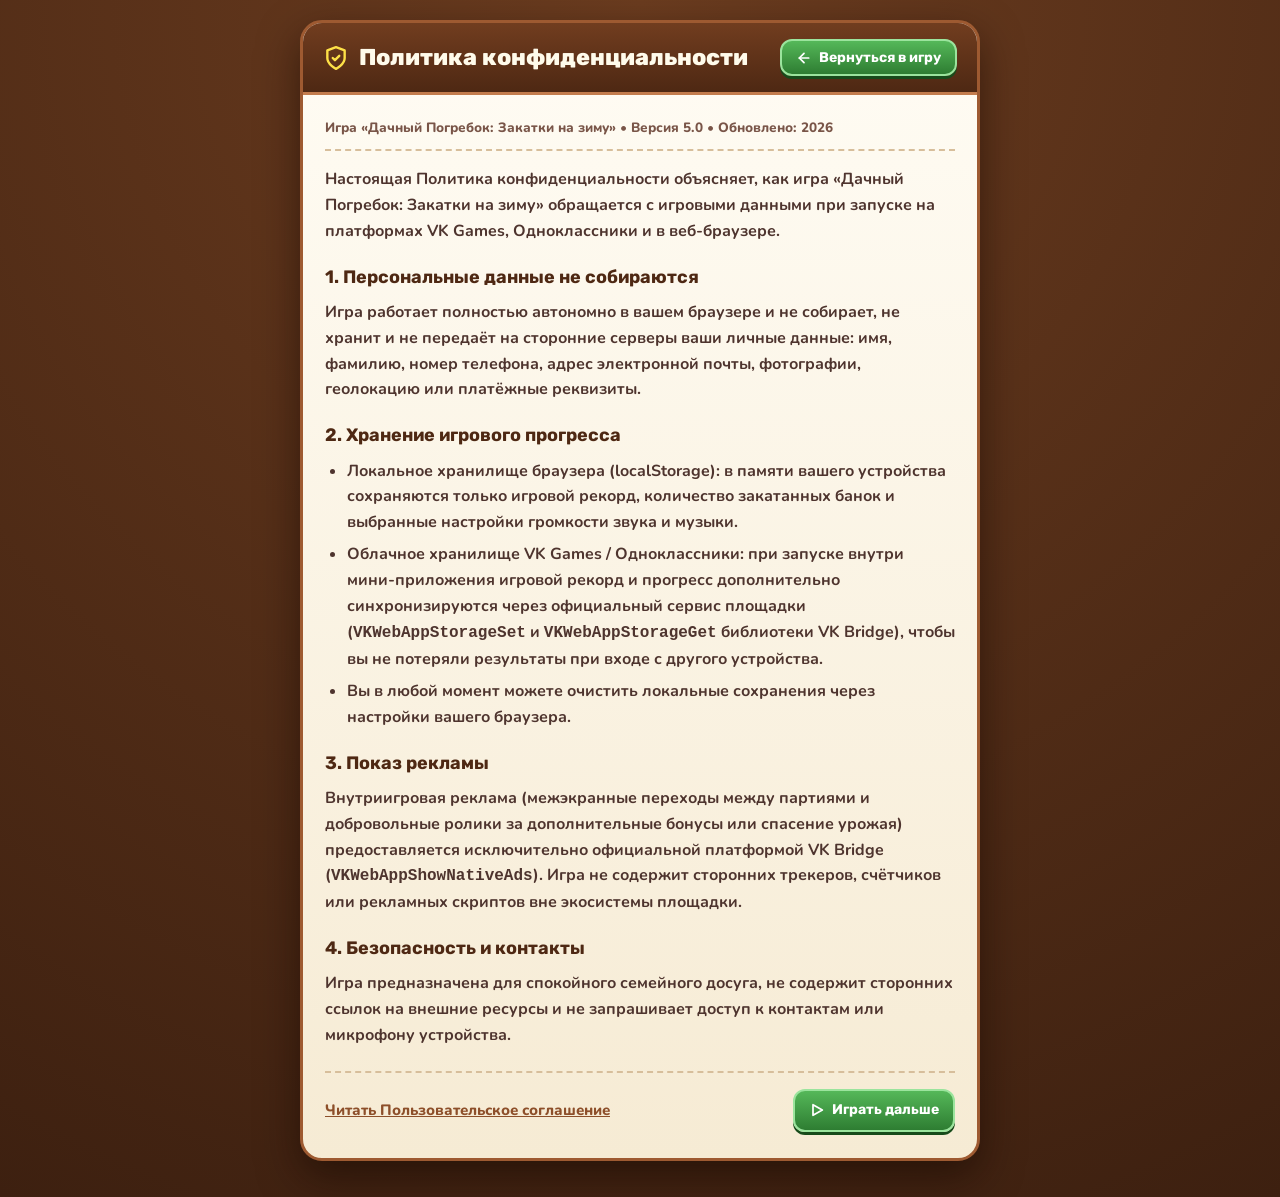
<file: privacy.html>
<!DOCTYPE html>
<html lang="ru">
<head>
    <meta charset="UTF-8">
    <meta name="viewport" content="width=device-width, initial-scale=1.0">
    <title>Политика конфиденциальности — Дачный Погребок</title>
    <link rel="icon" href="data:image/svg+xml,<svg xmlns=%22http://www.w3.org/2000/svg%22 viewBox=%220 0 64 64%22><rect x=%2216%22 y=%2216%22 width=%2232%22 height=%2240%22 rx=%228%22 fill=%22%23f59e0b%22 stroke=%22%235d3620%22 stroke-width=%224%22/><rect x=%2214%22 y=%2210%22 width=%2236%22 height=%229%22 rx=%224%22 fill=%22%23d32f2f%22 stroke=%22%235d3620%22 stroke-width=%223%22/></svg>">
    <link rel="preconnect" href="https://fonts.googleapis.com">
    <link rel="preconnect" href="https://fonts.gstatic.com" crossorigin>
    <link href="https://fonts.googleapis.com/css2?family=Nunito:wght@600;700;800&family=Rubik:wght@600;700;800&display=swap" rel="stylesheet">
    <style>
        * { box-sizing: border-box; margin: 0; padding: 0; }
        body {
            font-family: "Nunito", -apple-system, BlinkMacSystemFont, "Segoe UI", Roboto, sans-serif;
            background: radial-gradient(circle at 50% 0%, #6b3c1f 0%, #3d2010 100%);
            color: #3e2723;
            min-height: 100vh;
            padding: 20px 14px 36px;
            display: flex;
            justify-content: center;
            align-items: flex-start;
        }
        .legal-card {
            width: 100%;
            max-width: 680px;
            background: linear-gradient(180deg, #fffcf4 0%, #f6ebd4 100%);
            border: 3px solid #9e5a31;
            border-radius: 22px;
            box-shadow: 0 16px 40px rgba(20, 8, 2, 0.55);
            overflow: hidden;
        }
        .legal-header {
            background: linear-gradient(180deg, #713d1f 0%, #4e2813 100%);
            border-bottom: 3px solid #c37c4d;
            padding: 16px 20px;
            color: #fffbeb;
            display: flex;
            flex-wrap: wrap;
            align-items: center;
            justify-content: space-between;
            gap: 12px;
        }
        .legal-title-wrap {
            display: flex;
            align-items: center;
            gap: 10px;
        }
        .legal-header h1 {
            font-family: "Rubik", sans-serif;
            font-size: clamp(19px, 4.4vw, 23px);
            font-weight: 800;
            line-height: 1.25;
        }
        .back-btn {
            display: inline-flex;
            align-items: center;
            gap: 7px;
            text-decoration: none;
            background: linear-gradient(180deg, #55b859 0%, #2e7d32 100%);
            color: #ffffff;
            border: 2px solid #9be49d;
            border-radius: 12px;
            padding: 8px 14px;
            font-family: "Rubik", sans-serif;
            font-size: 14px;
            font-weight: 700;
            box-shadow: 0 3px 0 #174b1a;
        }
        .back-btn:active { transform: translateY(2px); box-shadow: none; }
        .legal-body {
            padding: 22px 22px 26px;
            font-size: 16px;
            line-height: 1.62;
        }
        .meta-line {
            font-size: 13.5px;
            font-weight: 800;
            color: #795548;
            margin-bottom: 16px;
            padding-bottom: 10px;
            border-bottom: 2px dashed #d7be9b;
        }
        h2 {
            font-family: "Rubik", sans-serif;
            font-size: 18px;
            font-weight: 700;
            color: #4e2813;
            margin: 18px 0 8px;
            display: flex;
            align-items: center;
            gap: 8px;
        }
        p { margin-bottom: 10px; font-weight: 700; color: #4e342e; }
        ul { margin: 6px 0 12px 22px; }
        li { margin-bottom: 6px; font-weight: 700; color: #4e342e; }
        .legal-nav {
            margin-top: 22px;
            padding-top: 16px;
            border-top: 2px dashed #d7be9b;
            display: flex;
            flex-wrap: wrap;
            align-items: center;
            justify-content: space-between;
            gap: 12px;
        }
        .alt-link {
            color: #8d4f2a;
            font-weight: 800;
            font-size: 15px;
            text-decoration: underline;
        }
    </style>
</head>
<body>
    <main class="legal-card">
        <header class="legal-header">
            <div class="legal-title-wrap">
                <svg width="26" height="26" viewBox="0 0 24 24" fill="none" stroke="#fde047" stroke-width="2.2" stroke-linecap="round" stroke-linejoin="round" aria-hidden="true">
                    <path d="M12 22s8-4 8-10V5l-8-3-8 3v7c0 6 8 10 8 10z"/>
                    <path d="m9 12 2 2 4-4"/>
                </svg>
                <h1>Политика конфиденциальности</h1>
            </div>
            <a href="index.html" class="back-btn" onclick="if (window.history.length > 1) { window.history.back(); return false; }">
                <svg width="16" height="16" viewBox="0 0 24 24" fill="none" stroke="currentColor" stroke-width="2.6" stroke-linecap="round" stroke-linejoin="round" aria-hidden="true"><path d="M19 12H5"/><path d="m12 19-7-7 7-7"/></svg>
                <span>Вернуться в игру</span>
            </a>
        </header>
        <div class="legal-body">
            <div class="meta-line">Игра «Дачный Погребок: Закатки на зиму» • Версия 5.0 • Обновлено: 2026</div>

            <p>Настоящая Политика конфиденциальности объясняет, как игра «Дачный Погребок: Закатки на зиму» обращается с игровыми данными при запуске на платформах VK Games, Одноклассники и в веб-браузере.</p>

            <h2>1. Персональные данные не собираются</h2>
            <p>Игра работает полностью автономно в вашем браузере и не собирает, не хранит и не передаёт на сторонние серверы ваши личные данные: имя, фамилию, номер телефона, адрес электронной почты, фотографии, геолокацию или платёжные реквизиты.</p>

            <h2>2. Хранение игрового прогресса</h2>
            <ul>
                <li><b>Локальное хранилище браузера (localStorage):</b> в памяти вашего устройства сохраняются только игровой рекорд, количество закатанных банок и выбранные настройки громкости звука и музыки.</li>
                <li><b>Облачное хранилище VK Games / Одноклассники:</b> при запуске внутри мини-приложения игровой рекорд и прогресс дополнительно синхронизируются через официальный сервис площадки (<code>VKWebAppStorageSet</code> и <code>VKWebAppStorageGet</code> библиотеки VK Bridge), чтобы вы не потеряли результаты при входе с другого устройства.</li>
                <li>Вы в любой момент можете очистить локальные сохранения через настройки вашего браузера.</li>
            </ul>

            <h2>3. Показ рекламы</h2>
            <p>Внутриигровая реклама (межэкранные переходы между партиями и добровольные ролики за дополнительные бонусы или спасение урожая) предоставляется исключительно официальной платформой VK Bridge (<code>VKWebAppShowNativeAds</code>). Игра не содержит сторонних трекеров, счётчиков или рекламных скриптов вне экосистемы площадки.</p>

            <h2>4. Безопасность и контакты</h2>
            <p>Игра предназначена для спокойного семейного досуга, не содержит сторонних ссылок на внешние ресурсы и не запрашивает доступ к контактам или микрофону устройства.</p>

            <div class="legal-nav">
                <a href="terms.html" class="alt-link">Читать Пользовательское соглашение</a>
                <a href="index.html" class="back-btn" onclick="if (window.history.length > 1) { window.history.back(); return false; }">
                    <svg width="16" height="16" viewBox="0 0 24 24" fill="none" stroke="currentColor" stroke-width="2.6" stroke-linecap="round" stroke-linejoin="round" aria-hidden="true"><polygon points="6 4 20 12 6 20 6 4"/></svg>
                    <span>Играть дальше</span>
                </a>
            </div>
        </div>
    </main>
</body>
</html>
</file>
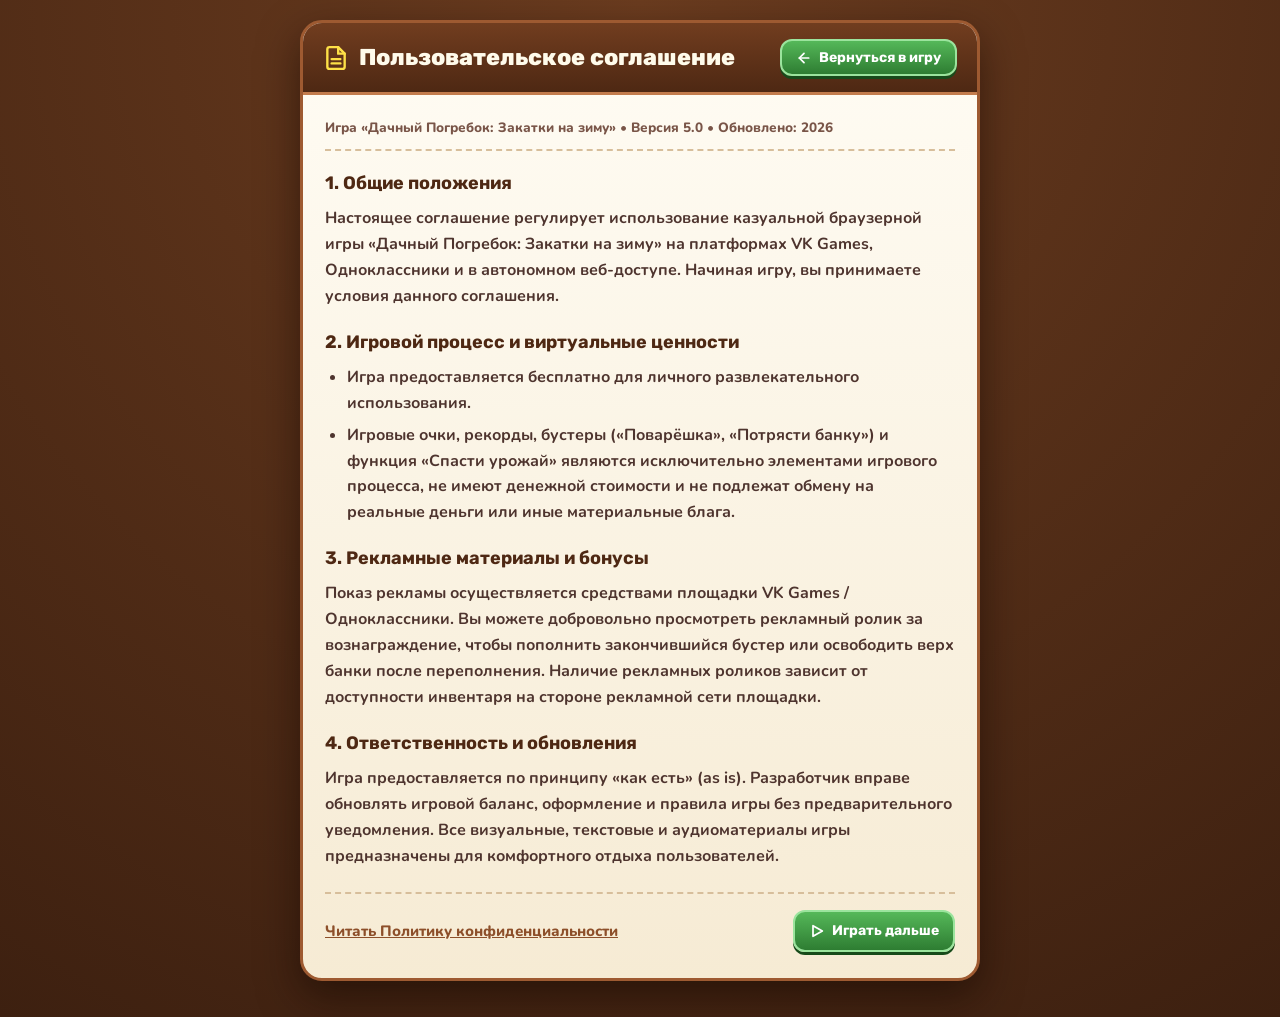
<file: terms.html>
<!DOCTYPE html>
<html lang="ru">
<head>
    <meta charset="UTF-8">
    <meta name="viewport" content="width=device-width, initial-scale=1.0">
    <title>Пользовательское соглашение — Дачный Погребок</title>
    <link rel="icon" href="data:image/svg+xml,<svg xmlns=%22http://www.w3.org/2000/svg%22 viewBox=%220 0 64 64%22><rect x=%2216%22 y=%2216%22 width=%2232%22 height=%2240%22 rx=%228%22 fill=%22%23f59e0b%22 stroke=%22%235d3620%22 stroke-width=%224%22/><rect x=%2214%22 y=%2210%22 width=%2236%22 height=%229%22 rx=%224%22 fill=%22%23d32f2f%22 stroke=%22%235d3620%22 stroke-width=%223%22/></svg>">
    <link rel="preconnect" href="https://fonts.googleapis.com">
    <link rel="preconnect" href="https://fonts.gstatic.com" crossorigin>
    <link href="https://fonts.googleapis.com/css2?family=Nunito:wght@600;700;800&family=Rubik:wght@600;700;800&display=swap" rel="stylesheet">
    <style>
        * { box-sizing: border-box; margin: 0; padding: 0; }
        body {
            font-family: "Nunito", -apple-system, BlinkMacSystemFont, "Segoe UI", Roboto, sans-serif;
            background: radial-gradient(circle at 50% 0%, #6b3c1f 0%, #3d2010 100%);
            color: #3e2723;
            min-height: 100vh;
            padding: 20px 14px 36px;
            display: flex;
            justify-content: center;
            align-items: flex-start;
        }
        .legal-card {
            width: 100%;
            max-width: 680px;
            background: linear-gradient(180deg, #fffcf4 0%, #f6ebd4 100%);
            border: 3px solid #9e5a31;
            border-radius: 22px;
            box-shadow: 0 16px 40px rgba(20, 8, 2, 0.55);
            overflow: hidden;
        }
        .legal-header {
            background: linear-gradient(180deg, #713d1f 0%, #4e2813 100%);
            border-bottom: 3px solid #c37c4d;
            padding: 16px 20px;
            color: #fffbeb;
            display: flex;
            flex-wrap: wrap;
            align-items: center;
            justify-content: space-between;
            gap: 12px;
        }
        .legal-title-wrap {
            display: flex;
            align-items: center;
            gap: 10px;
        }
        .legal-header h1 {
            font-family: "Rubik", sans-serif;
            font-size: clamp(19px, 4.4vw, 23px);
            font-weight: 800;
            line-height: 1.25;
        }
        .back-btn {
            display: inline-flex;
            align-items: center;
            gap: 7px;
            text-decoration: none;
            background: linear-gradient(180deg, #55b859 0%, #2e7d32 100%);
            color: #ffffff;
            border: 2px solid #9be49d;
            border-radius: 12px;
            padding: 8px 14px;
            font-family: "Rubik", sans-serif;
            font-size: 14px;
            font-weight: 700;
            box-shadow: 0 3px 0 #174b1a;
        }
        .back-btn:active { transform: translateY(2px); box-shadow: none; }
        .legal-body {
            padding: 22px 22px 26px;
            font-size: 16px;
            line-height: 1.62;
        }
        .meta-line {
            font-size: 13.5px;
            font-weight: 800;
            color: #795548;
            margin-bottom: 16px;
            padding-bottom: 10px;
            border-bottom: 2px dashed #d7be9b;
        }
        h2 {
            font-family: "Rubik", sans-serif;
            font-size: 18px;
            font-weight: 700;
            color: #4e2813;
            margin: 18px 0 8px;
        }
        p { margin-bottom: 10px; font-weight: 700; color: #4e342e; }
        ul { margin: 6px 0 12px 22px; }
        li { margin-bottom: 6px; font-weight: 700; color: #4e342e; }
        .legal-nav {
            margin-top: 22px;
            padding-top: 16px;
            border-top: 2px dashed #d7be9b;
            display: flex;
            flex-wrap: wrap;
            align-items: center;
            justify-content: space-between;
            gap: 12px;
        }
        .alt-link {
            color: #8d4f2a;
            font-weight: 800;
            font-size: 15px;
            text-decoration: underline;
        }
    </style>
</head>
<body>
    <main class="legal-card">
        <header class="legal-header">
            <div class="legal-title-wrap">
                <svg width="26" height="26" viewBox="0 0 24 24" fill="none" stroke="#fde047" stroke-width="2.2" stroke-linecap="round" stroke-linejoin="round" aria-hidden="true">
                    <path d="M14 2H6a2 2 0 0 0-2 2v16a2 2 0 0 0 2 2h12a2 2 0 0 0 2-2V8z"/>
                    <polyline points="14 2 14 8 20 8"/>
                    <line x1="16" y1="13" x2="8" y2="13"/>
                    <line x1="16" y1="17" x2="8" y2="17"/>
                </svg>
                <h1>Пользовательское соглашение</h1>
            </div>
            <a href="index.html" class="back-btn" onclick="if (window.history.length > 1) { window.history.back(); return false; }">
                <svg width="16" height="16" viewBox="0 0 24 24" fill="none" stroke="currentColor" stroke-width="2.6" stroke-linecap="round" stroke-linejoin="round" aria-hidden="true"><path d="M19 12H5"/><path d="m12 19-7-7 7-7"/></svg>
                <span>Вернуться в игру</span>
            </a>
        </header>
        <div class="legal-body">
            <div class="meta-line">Игра «Дачный Погребок: Закатки на зиму» • Версия 5.0 • Обновлено: 2026</div>

            <h2>1. Общие положения</h2>
            <p>Настоящее соглашение регулирует использование казуальной браузерной игры «Дачный Погребок: Закатки на зиму» на платформах VK Games, Одноклассники и в автономном веб-доступе. Начиная игру, вы принимаете условия данного соглашения.</p>

            <h2>2. Игровой процесс и виртуальные ценности</h2>
            <ul>
                <li>Игра предоставляется бесплатно для личного развлекательного использования.</li>
                <li>Игровые очки, рекорды, бустеры («Поварёшка», «Потрясти банку») и функция «Спасти урожай» являются исключительно элементами игрового процесса, не имеют денежной стоимости и не подлежат обмену на реальные деньги или иные материальные блага.</li>
            </ul>

            <h2>3. Рекламные материалы и бонусы</h2>
            <p>Показ рекламы осуществляется средствами площадки VK Games / Одноклассники. Вы можете добровольно просмотреть рекламный ролик за вознаграждение, чтобы пополнить закончившийся бустер или освободить верх банки после переполнения. Наличие рекламных роликов зависит от доступности инвентаря на стороне рекламной сети площадки.</p>

            <h2>4. Ответственность и обновления</h2>
            <p>Игра предоставляется по принципу «как есть» (as is). Разработчик вправе обновлять игровой баланс, оформление и правила игры без предварительного уведомления. Все визуальные, текстовые и аудиоматериалы игры предназначены для комфортного отдыха пользователей.</p>

            <div class="legal-nav">
                <a href="privacy.html" class="alt-link">Читать Политику конфиденциальности</a>
                <a href="index.html" class="back-btn" onclick="if (window.history.length > 1) { window.history.back(); return false; }">
                    <svg width="16" height="16" viewBox="0 0 24 24" fill="none" stroke="currentColor" stroke-width="2.6" stroke-linecap="round" stroke-linejoin="round" aria-hidden="true"><polygon points="6 4 20 12 6 20 6 4"/></svg>
                    <span>Играть дальше</span>
                </a>
            </div>
        </div>
    </main>
</body>
</html>
</file>
